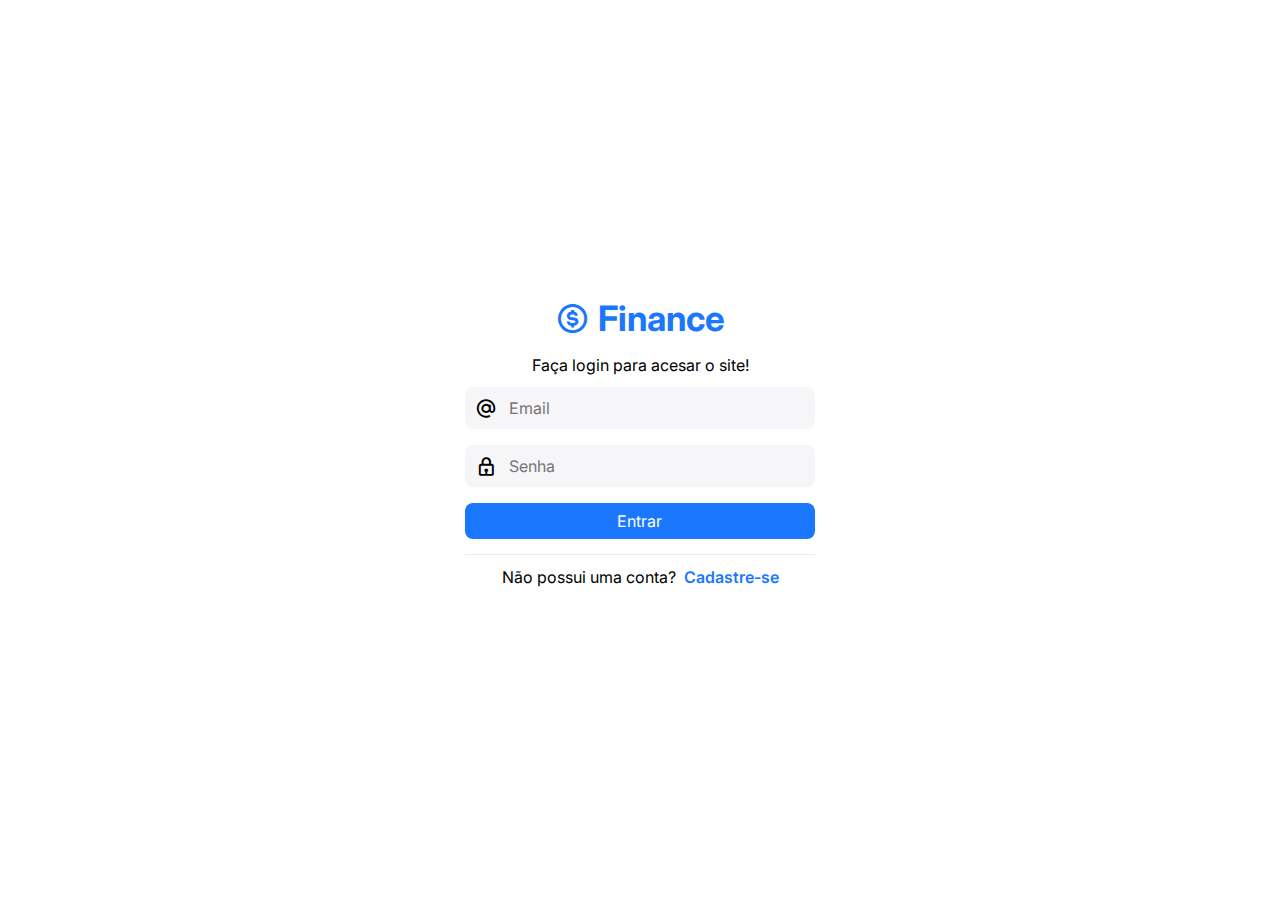
<file: index.html>
<!DOCTYPE html>
<html lang="pt-br">
  <head>
    <meta charset="UTF-8" />
    <meta name="viewport" content="width=device-width, initial-scale=1.0" />
    <title>Bem vindo(a) ao Finance!</title>
    <link
      href="https://unpkg.com/boxicons@2.1.4/css/boxicons.min.css"
      rel="stylesheet"
    />

    <link rel="stylesheet" href="src/styles/login.css">
  </head>
  <body>
    <div class="container">
        <div class="form-login">
            <div class="logo">
                <i class='bx bx-dollar-circle'></i>
                <h2>Finance</h2>
            </div>
            <div class="form-login">
                <p>Faça login para acesar o site!</p>

                <div class="input-area">
                    <div class="inputs">
                        <i class='bx bx-at'></i>
                        <input type="email" placeholder="Email" id="email" required>
                    </div>

                    <div class="inputs">
                        <i class='bx bx-lock'></i>
                        <input type="password" placeholder="Senha" id="password" required>
                    </div>
                    <a href="/src/home/home.html">
                        Entrar
                    </a>
                </div>

                <div class="cad-link">
                    <p>Não possui uma conta?</p>
                    <a href="#">Cadastre-se</a>
                </div>
            </div>
        </div>
    </div>
  </body>
</html>
</file>
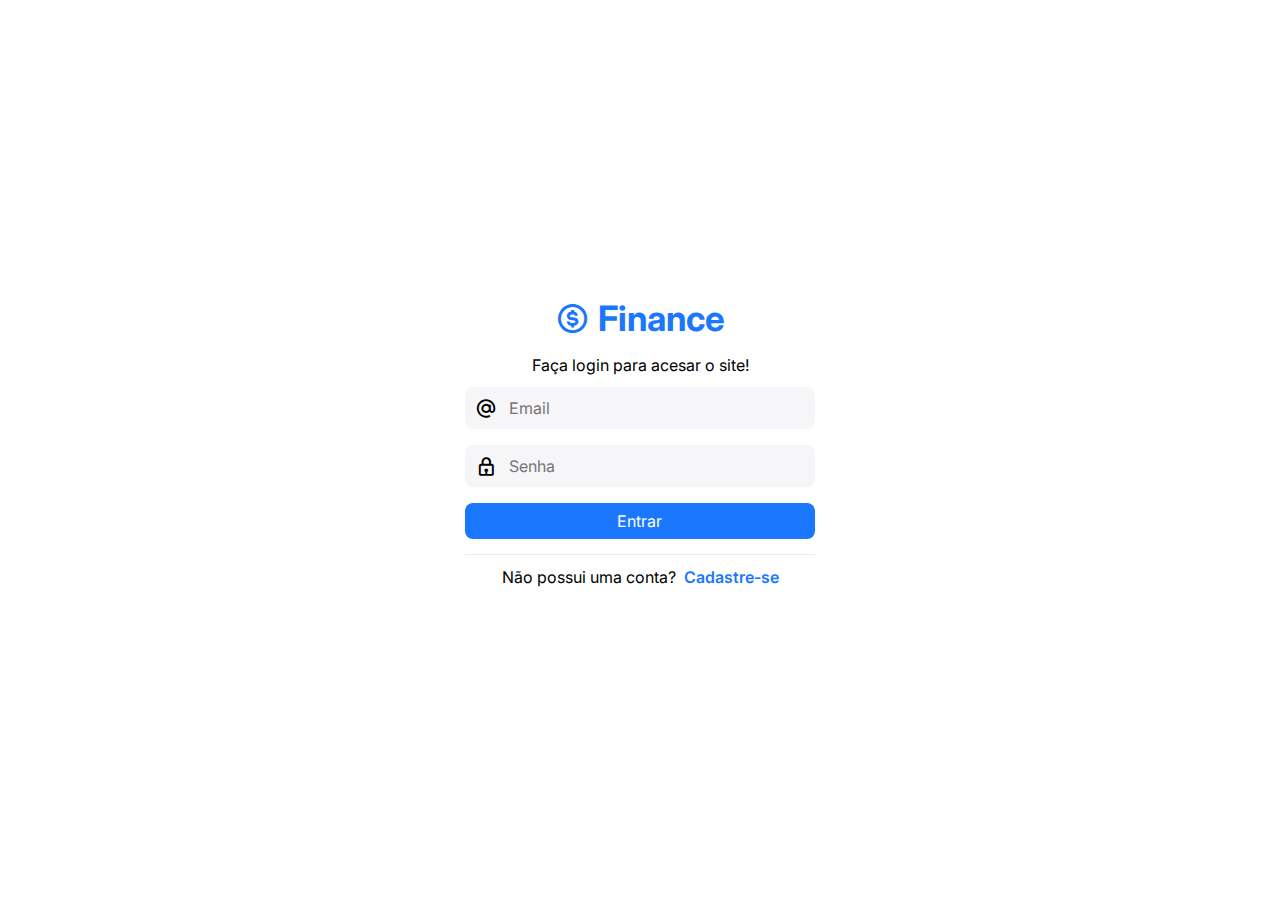
<file: login.html>
<!DOCTYPE html>
<html lang="pt-br">
  <head>
    <meta charset="UTF-8" />
    <meta name="viewport" content="width=device-width, initial-scale=1.0" />
    <title>Bem vindo(a) ao Finance!</title>
    <link
      href="https://unpkg.com/boxicons@2.1.4/css/boxicons.min.css"
      rel="stylesheet"
    />

    <link rel="stylesheet" href="styles/login.css">
  </head>
  <body>
    <div class="container">
        <div class="form-login">
            <div class="logo">
                <i class='bx bx-dollar-circle'></i>
                <h2>Finance</h2>
            </div>
            <div class="form-login">
                <p>Faça login para acesar o site!</p>

                <div class="input-area">
                    <div class="inputs">
                        <i class='bx bx-at'></i>
                        <input type="email" placeholder="Email" id="email" required>
                    </div>

                    <div class="inputs">
                        <i class='bx bx-lock'></i>
                        <input type="password" placeholder="Senha" id="password" required>
                    </div>
                    <a href="#">
                        Entrar
                    </a>
                </div>

                <div class="cad-link">
                    <p>Não possui uma conta?</p>
                    <a href="#">Cadastre-se</a>
                </div>
            </div>
        </div>
    </div>
  </body>
</html>
</file>
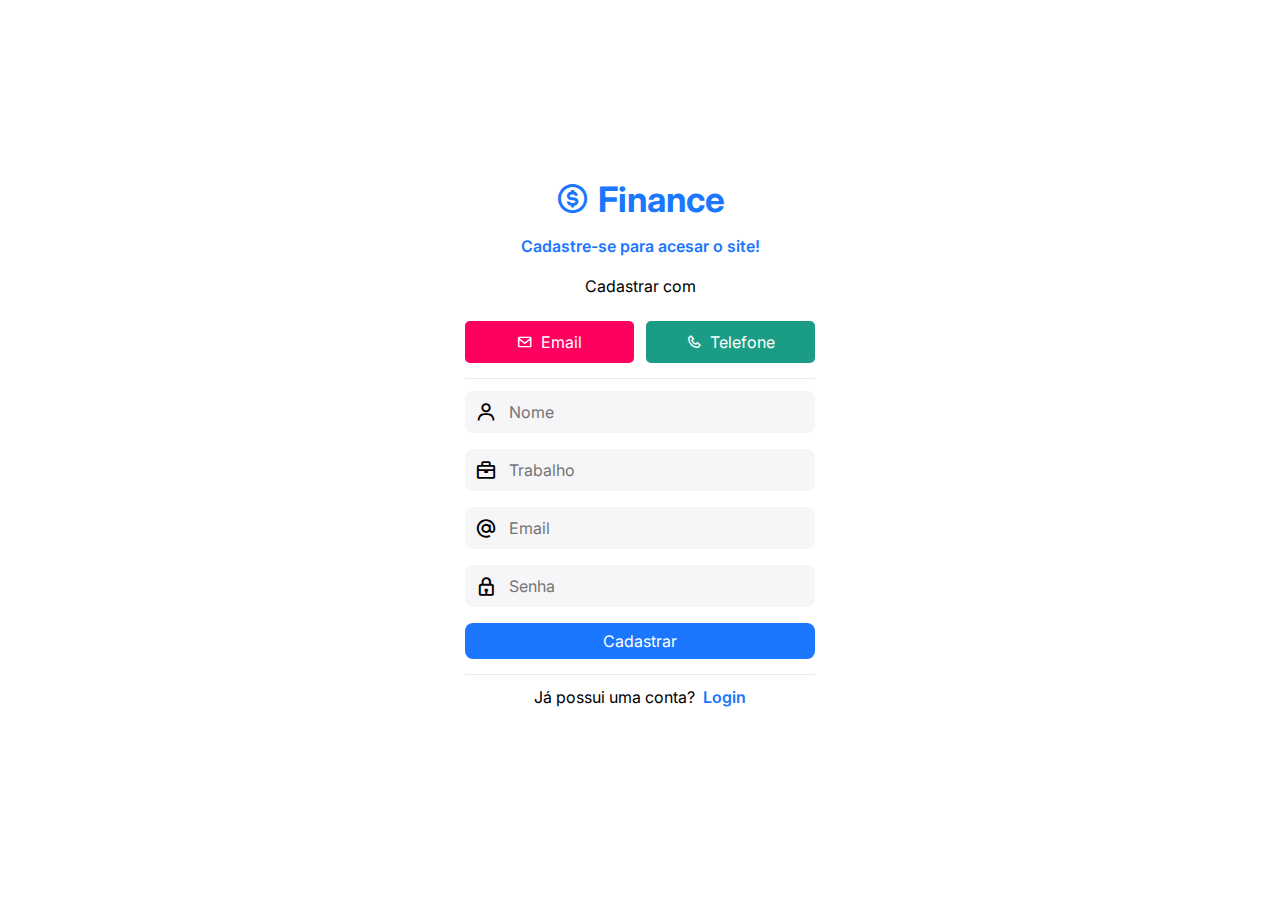
<file: src/cadastro/cadastro.html>
<!DOCTYPE html>
<html lang="pt-br">
<head>
    <meta charset="UTF-8">
    <meta name="viewport" content="width=device-width, initial-scale=1.0">
    <title>Bem vindo(a) ao Finance!</title>
    <link rel="stylesheet" href="/src/styles/cadastro.css">
    <link
      href="https://unpkg.com/boxicons@2.1.4/css/boxicons.min.css"
      rel="stylesheet"
    />
</head>
<body>
    <div class="container">
        <div class="form-cad">
            <div class="logo">
                <i class='bx bx-dollar-circle'></i>
                <h2>Finance</h2>
            </div>
            <div class="form-cad">
                <p style="color: #1b77fd; font-weight: 600;">Cadastre-se para acesar o site!</p>
                <br>
                <p>Cadastrar com</p>

                <div class="enter">
                    <button id="email_enter">
                        <i class='bx bx-envelope'></i>
                        <p>Email</p>
                    </button>
                    <button id="phone_enter">
                        <i class='bx bx-phone'></i>
                        <p>Telefone</p>
                    </button>
                </div>

                <div class="input-area">
                    <div class="inputs">
                        <i class='bx bx-user'></i>
                        <input type="text" placeholder="Nome" id="name" required>
                    </div>
                    <div class="inputs">
                        <i class='bx bx-briefcase'></i>
                        <input type="text" placeholder="Trabalho" id="job" required>
                    </div>

                    <div class="inputs" id="mail_input">
                        <i class='bx bx-at'></i>
                        <input type="email" placeholder="Email" id="email" required>
                    </div>

                    <div class="inputs phone" id="phone_input">
                        <i class='bx bx-phone'></i>
                        <input type="tel" placeholder="Telefone" id="pnohe" required>
                    </div>

                    <div class="inputs">
                        <i class='bx bx-lock'></i>
                        <input type="password" placeholder="Senha" id="password" required>
                    </div>
                    <a href="/src/home/home.html">
                        Cadastrar
                    </a>
                </div>

                <div class="log-link">
                    <p>Já possui uma conta?</p>
                    <a href="/index.html">Login</a>
                </div>
            </div>
        </div>
    </div>

    <script src="/src/js/enter.js"></script>
</body>
</html>
</file>
<file: src/styles/login.css>
@import url('https://fonts.googleapis.com/css2?family=Inter:ital,opsz,wght@0,14..32,100..900;1,14..32,100..900&display=swap');

:root{
    --color-primary: #1b77fd;
    --color-danger:#ff0060;
    --color-danger-variant: #ff88b6;
    --color-sucess:#1b9c85
    --color-sucess-variant: #3cdbbe;
    --color-warning:#f7d060;
    --color-warning-variant:#fde395;

    --color-white:#fff;
    --color-dark:#363949;
    --color-info-dark:#7d8da1;
    --color-light:rgba(132,139,200,.18);
    --color-dark-variant:#677483;
    --color-bckground:#f6f6f9;

}

*{
    margin: 0;
    padding: 0;
    border: 0;
    box-sizing: border-box;
    font-family: 'Inter', sans-serif;
}


.container{
    display: flex;
    align-items: center;
    justify-content: center;
    height: 100dvh;
}

.form-login{
    display: flex;
    flex-direction: column;
    justify-content: center;
    align-items: center;
    padding: 1rem;
    width: 470px;
}

.logo{
    display: flex;
    align-items: center;
    justify-content: center;
    gap: .5rem;
    color: var(--color-primary);
}

.logo i{
    font-size: 35px;
}

.logo h2{
    font-size: 35px;
}

.input-area{
    display: flex;
    flex-direction: column;
    width: 80%;
    margin: 12px 0;
    padding-bottom: 15px;
    border-bottom: 1px solid var(--color-light);
    gap: 1rem;
}

.input-area a{
    width: 100%;
    background: var(--color-primary);
    padding: 8px;
    border-radius: 8px;
    text-align: center;
    text-decoration: none;
    color: var(--color-white);
}

.inputs{
    display: flex;
    align-items: center;
    gap: .75rem;
    background: var(--color-bckground);
    border-radius: 8px;
    padding: 10px;
}

.inputs i{
    font-size: 22px;
}

.inputs input{
    background: transparent;
    font-size: 16px;
    width: 100%;
    outline: none;
}

.cad-link{
    display: flex;
    justify-content: center;
    align-items: center;
    gap: .5rem;
}

.cad-link a{
    text-decoration: none;
    color: var(--color-primary);
    font-weight: 600;
}
</file>
<file: styles/login.css>
@import url('https://fonts.googleapis.com/css2?family=Inter:ital,opsz,wght@0,14..32,100..900;1,14..32,100..900&display=swap');

:root{
    --color-primary: #1b77fd;
    --color-danger:#ff0060;
    --color-danger-variant: #ff88b6;
    --color-sucess:#1b9c85
    --color-sucess-variant: #3cdbbe;
    --color-warning:#f7d060;
    --color-warning-variant:#fde395;

    --color-white:#fff;
    --color-dark:#363949;
    --color-info-dark:#7d8da1;
    --color-light:rgba(132,139,200,.18);
    --color-dark-variant:#677483;
    --color-bckground:#f6f6f9;

}

*{
    margin: 0;
    padding: 0;
    border: 0;
    box-sizing: border-box;
    font-family: 'Inter', sans-serif;
}


.container{
    display: flex;
    align-items: center;
    justify-content: center;
    height: 100vh;
}

.form-login{
    display: flex;
    flex-direction: column;
    justify-content: center;
    align-items: center;
    padding: 1rem;
    width: 470px;
}

.logo{
    display: flex;
    align-items: center;
    justify-content: center;
    gap: .5rem;
    color: var(--color-primary);
}

.logo i{
    font-size: 35px;
}

.logo h2{
    font-size: 35px;
}

.input-area{
    display: flex;
    flex-direction: column;
    width: 80%;
    margin: 12px 0;
    padding-bottom: 15px;
    border-bottom: 1px solid var(--color-light);
    gap: 1rem;
}

.input-area a{
    width: 100%;
    background: var(--color-primary);
    padding: 8px;
    border-radius: 8px;
    text-align: center;
    text-decoration: none;
    color: var(--color-white);
}

.inputs{
    display: flex;
    align-items: center;
    gap: .75rem;
    background: var(--color-bckground);
    border-radius: 8px;
    padding: 10px;
}

.inputs i{
    font-size: 22px;
}

.inputs input{
    background: transparent;
    font-size: 16px;
    width: 100%;
    outline: none;
}

.cad-link{
    display: flex;
    justify-content: center;
    align-items: center;
    gap: .5rem;
}

.cad-link a{
    text-decoration: none;
    color: var(--color-primary);
    font-weight: 600;
}
</file>
<file: src/styles/cadastro.css>
@import url('https://fonts.googleapis.com/css2?family=Inter:ital,opsz,wght@0,14..32,100..900;1,14..32,100..900&display=swap');

:root{
    --color-primary: #1b77fd;
    --color-danger:#ff0060;
    --color-danger-variant: #ff88b6;
    --color-sucess:#1b9c85
    --color-sucess-variant: #3cdbbe;
    --color-warning:#f7d060;
    --color-warning-variant:#fde395;

    --color-white:#fff;
    --color-dark:#363949;
    --color-info-dark:#7d8da1;
    --color-light:rgba(132,139,200,.18);
    --color-dark-variant:#677483;
    --color-bckground:#f6f6f9;

}

*{
    margin: 0;
    padding: 0;
    border: 0;
    box-sizing: border-box;
    font-family: 'Inter', sans-serif;
}


.container{
    display: flex;
    align-items: center;
    justify-content: center;
    height: 100dvh;
}

.form-cad{
    display: flex;
    flex-direction: column;
    justify-content: center;
    align-items: center;
    padding: 1rem;
    width: 470px;
}

.logo{
    display: flex;
    align-items: center;
    justify-content: center;
    gap: .5rem;
    color: var(--color-primary);
}

.logo i{
    font-size: 35px;
}

.logo h2{
    font-size: 35px;
}

.input-area{
    display: flex;
    flex-direction: column;
    width: 80%;
    margin: 12px 0;
    padding-bottom: 15px;
    border-bottom: 1px solid var(--color-light);
    gap: 1rem;
}

.input-area a{
    width: 100%;
    background: var(--color-primary);
    padding: 8px;
    border-radius: 8px;
    text-align: center;
    text-decoration: none;
    color: var(--color-white);
}

.inputs{
    display: flex;
    align-items: center;
    transition: all .3s ease-in-out;
    gap: .75rem;
    background: var(--color-bckground);
    border-radius: 8px;
    padding: 10px;
}

.inputs i{
    font-size: 22px;
}

.inputs input{
    background: transparent;
    font-size: 16px;
    width: 100%;
    outline: none;
}

.log-link{
    display: flex;
    justify-content: center;
    align-items: center;
    gap: .5rem;
}

.log-link a{
    text-decoration: none;
    color: var(--color-primary);
    font-weight: 600;
}

.enter{
    display: flex;
    align-items: center;
    justify-content: center;
    gap: .75rem;
    width: 80%;
    margin-top: 10px;
    padding: 15px 0;
    border-bottom: 1px solid var(--color-light);
}

.enter button{
    display: flex;
    align-items: center;
    justify-content: center;
    gap: .5rem;
    padding: 8px;
    border-radius: 5px;
    color: var(--color-white);
    cursor: pointer;
    font-size: 16px;
    border: 3px solid transparent;
    width: 100%;
    transition: border .3s ease-in;
}

#email_enter{
    background: var(--color-danger);
}

#phone_enter{
    background: #1b9c85;
}

#email_enter:hover{
    border: 3px solid var(--color-danger-variant);
}

#phone_enter:hover{
    border: 3px solid #3cdbbe;
}

#phone_input{
    display: none;
}
</file>
